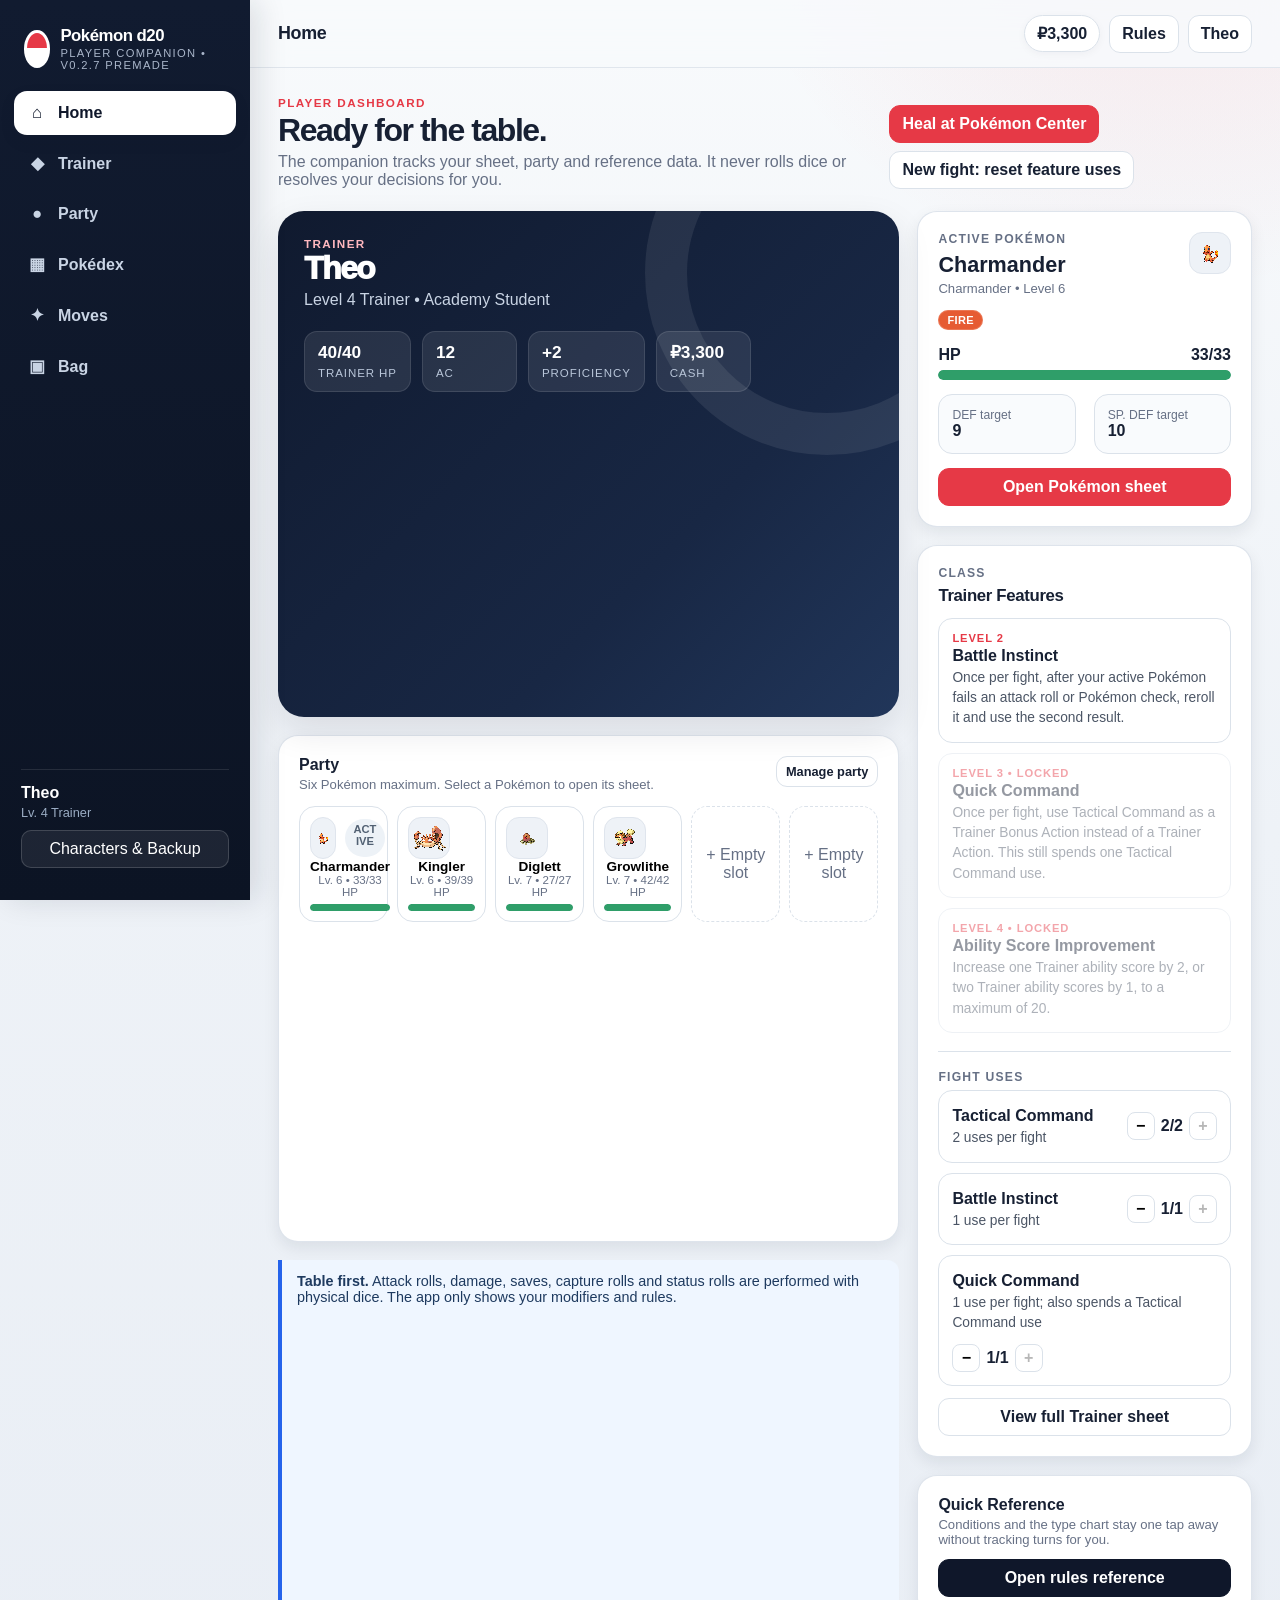
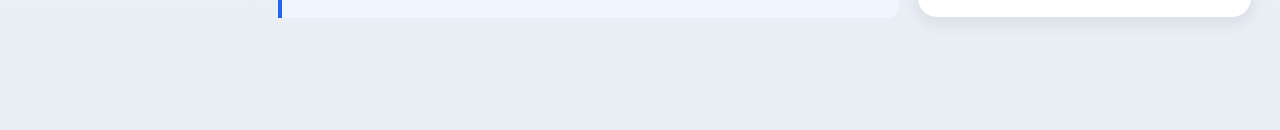
<file: index.html>
<!doctype html>
<html lang="en">
<head>
  <meta charset="utf-8" />
  <meta name="viewport" content="width=device-width, initial-scale=1, viewport-fit=cover" />
  <meta name="theme-color" content="#e63946" />
  <meta name="description" content="Pokémon d20 V0.2.7 player companion — character, party, Pokédex, moves and inventory manager." />
  <link rel="manifest" href="manifest.webmanifest" />
  <link rel="icon" href="assets/icon.svg" type="image/svg+xml" />
  <link rel="stylesheet" href="styles.css" />
  <title>Pokémon d20 Companion</title>
</head>
<body>
  <div id="app" class="app-loading">
    <div class="loading-card">
      <div class="brand-orb">d20</div>
      <h1>Pokémon d20</h1>
      <p>Loading your trainer companion…</p>
    </div>
  </div>
  <div id="modal-root"></div>
  <script src="data-bundle.js"></script>
  <script src="app.js"></script>
</body>
</html>
</file>
<file: styles.css>
:root{
  --bg:#eef2f7;--panel:#ffffff;--panel-soft:#f8fafc;--ink:#172033;--muted:#667085;--line:#dbe2ea;
  --red:#e63946;--red-dark:#bf2433;--navy:#0f172a;--blue:#2563eb;--gold:#f4b942;--green:#2f9e69;
  --shadow:0 14px 35px rgba(15,23,42,.10);--shadow-sm:0 6px 16px rgba(15,23,42,.08);
  --radius:20px;--radius-sm:12px;--safe-bottom:env(safe-area-inset-bottom,0px);
}
*{box-sizing:border-box}html{min-height:100%;background:var(--bg)}body{margin:0;min-height:100vh;font-family:Inter,ui-sans-serif,-apple-system,BlinkMacSystemFont,"Segoe UI",Roboto,Helvetica,Arial,sans-serif;color:var(--ink);background:
radial-gradient(circle at 92% -10%,rgba(230,57,70,.12),transparent 29rem),
linear-gradient(180deg,#f8fafc 0,#eef2f7 48%,#e9eef5 100%);}
button,input,select,textarea{font:inherit}button{cursor:pointer}.hidden{display:none!important}.muted{color:var(--muted)}.tiny{font-size:.76rem}.small{font-size:.88rem}.nowrap{white-space:nowrap}.danger-text{color:#b42318}.success-text{color:#137a4c}.mono{font-variant-numeric:tabular-nums}

.app-loading{display:grid;place-items:center;min-height:100vh}.loading-card{text-align:center;background:#fff;padding:42px;border-radius:28px;box-shadow:var(--shadow)}
.brand-orb{width:72px;height:72px;border-radius:50%;background:linear-gradient(180deg,var(--red) 0 46%,var(--navy) 46% 54%,#fff 54%);border:5px solid var(--navy);display:grid;place-items:center;margin:0 auto 14px;font-weight:900;color:var(--navy);text-shadow:0 2px #fff;font-size:1rem}

.app-shell{min-height:100vh;display:grid;grid-template-columns:250px 1fr}.side-nav{position:sticky;top:0;height:100vh;background:linear-gradient(180deg,#111b30,#0c1424);color:#fff;padding:18px 14px;display:flex;flex-direction:column;z-index:20;box-shadow:8px 0 28px rgba(15,23,42,.12)}
.brand{display:flex;align-items:center;gap:10px;padding:8px 10px 20px}.brand .mini-orb{width:38px;height:38px;border-radius:50%;background:linear-gradient(180deg,var(--red) 0 46%,#fff 46%);border:3px solid #fff;position:relative}.brand .mini-orb:after{content:"";position:absolute;left:0;right:0;top:15px;height:4px;background:#fff}.brand-title{font-weight:900;letter-spacing:-.03em;font-size:1.05rem}.brand-sub{font-size:.7rem;color:#aab6ca;text-transform:uppercase;letter-spacing:.12em;margin-top:1px}
.nav-list{display:grid;gap:6px}.nav-btn{border:0;background:transparent;color:#c9d4e4;text-align:left;padding:12px 13px;border-radius:13px;display:flex;align-items:center;gap:11px;font-weight:700}.nav-btn:hover{background:rgba(255,255,255,.07);color:#fff}.nav-btn.active{background:#fff;color:var(--navy);box-shadow:var(--shadow-sm)}.nav-icon{font-size:1.05rem;width:20px;text-align:center}
.side-bottom{margin-top:auto;padding:14px 7px}.profile-mini{border-top:1px solid rgba(255,255,255,.1);padding-top:14px}.profile-mini-name{font-weight:800}.profile-mini-sub{font-size:.8rem;color:#9badc4;margin-top:3px}.side-action{width:100%;margin-top:10px;border:1px solid rgba(255,255,255,.16);background:rgba(255,255,255,.07);color:#fff;padding:9px;border-radius:10px}

.main{min-width:0}.topbar{position:sticky;top:0;z-index:15;height:68px;background:rgba(248,250,252,.88);backdrop-filter:blur(18px);border-bottom:1px solid rgba(219,226,234,.8);display:flex;align-items:center;justify-content:space-between;padding:0 28px}.top-title{font-size:1.12rem;font-weight:900;letter-spacing:-.02em}.top-actions{display:flex;align-items:center;gap:9px}.money-pill{background:#fff;border:1px solid var(--line);border-radius:999px;padding:8px 12px;font-weight:900;box-shadow:0 2px 8px rgba(15,23,42,.04)}
.icon-btn,.ghost-btn,.primary-btn,.secondary-btn,.danger-btn{border-radius:11px;border:1px solid var(--line);padding:9px 12px;font-weight:800;transition:.15s ease}.icon-btn,.ghost-btn{background:#fff;color:var(--ink)}.icon-btn:hover,.ghost-btn:hover{transform:translateY(-1px);box-shadow:var(--shadow-sm)}.primary-btn{background:var(--red);color:#fff;border-color:var(--red)}.primary-btn:hover{background:var(--red-dark);transform:translateY(-1px)}.secondary-btn{background:var(--navy);color:#fff;border-color:var(--navy)}.danger-btn{background:#fff5f5;color:#b42318;border-color:#fecaca}.btn-sm{padding:7px 9px;font-size:.8rem}.btn-block{width:100%}.btn-row{display:flex;gap:8px;flex-wrap:wrap}.link-btn{background:transparent;border:0;color:var(--blue);font-weight:800;padding:0}

.content{padding:28px;max-width:1480px;margin:0 auto 84px}.page-head{display:flex;align-items:flex-end;justify-content:space-between;gap:16px;margin-bottom:22px}.eyebrow{text-transform:uppercase;letter-spacing:.12em;color:var(--red);font-size:.73rem;font-weight:900}.page-title{font-size:2rem;line-height:1.05;margin:5px 0 5px;letter-spacing:-.045em}.page-sub{color:var(--muted);max-width:760px;margin:0}.section-title{font-size:1.05rem;font-weight:900;margin:0 0 12px;letter-spacing:-.02em}.section-kicker{font-size:.76rem;text-transform:uppercase;letter-spacing:.1em;font-weight:900;color:var(--muted);margin-bottom:6px}

.grid{display:grid;gap:18px}.grid-2{grid-template-columns:repeat(2,minmax(0,1fr))}.grid-3{grid-template-columns:repeat(3,minmax(0,1fr))}.grid-4{grid-template-columns:repeat(4,minmax(0,1fr))}.dashboard-grid{grid-template-columns:minmax(0,1.3fr) minmax(320px,.7fr)}
.card{background:var(--panel);border:1px solid rgba(219,226,234,.9);border-radius:var(--radius);box-shadow:var(--shadow-sm);padding:20px}.card.flush{padding:0;overflow:hidden}.card.soft{background:var(--panel-soft);box-shadow:none}.card-head{display:flex;justify-content:space-between;align-items:flex-start;gap:12px;margin-bottom:14px}.card-title{font-weight:900;font-size:1rem}.card-sub{color:var(--muted);font-size:.82rem;margin-top:3px}.rule-note{border-left:4px solid var(--red);background:#fff4f4;padding:13px 15px;border-radius:0 12px 12px 0;color:#5e2b30;font-size:.9rem}.info-note{border-left-color:var(--blue);background:#eff6ff;color:#1e3a5f}.warning-note{border-left-color:#f59f00;background:#fff8e1;color:#654700}

.hero-trainer{background:linear-gradient(135deg,#101a2f,#182744 65%,#21365a);color:#fff;border-radius:26px;padding:26px;position:relative;overflow:hidden;box-shadow:var(--shadow)}.hero-trainer:after{content:"";position:absolute;width:280px;height:280px;border-radius:50%;right:-110px;top:-120px;border:42px solid rgba(255,255,255,.08)}.hero-trainer>*{position:relative;z-index:1}.hero-name{font-size:2rem;font-weight:950;letter-spacing:-.05em}.hero-meta{color:#c9d4e4;margin-top:4px}.hero-row{display:flex;gap:11px;flex-wrap:wrap;margin-top:22px}.hero-stat{background:rgba(255,255,255,.09);border:1px solid rgba(255,255,255,.11);padding:10px 13px;border-radius:13px;min-width:95px}.hero-stat strong{display:block;font-size:1.08rem}.hero-stat span{font-size:.72rem;color:#b9c6d9;text-transform:uppercase;letter-spacing:.08em}

.party-strip{display:grid;grid-template-columns:repeat(6,minmax(0,1fr));gap:9px}.party-chip{border:1px solid var(--line);background:#fff;border-radius:16px;padding:10px;min-height:92px;display:flex;flex-direction:column;justify-content:space-between;transition:.15s}.party-chip:hover{transform:translateY(-2px);box-shadow:var(--shadow-sm)}.party-chip.empty{border-style:dashed;color:var(--muted);place-items:center;justify-content:center}.poke-avatar{width:42px;height:42px;border-radius:13px;display:grid;place-items:center;font-weight:950;background:#eef2f7;color:var(--navy);border:1px solid #dfe5ed}.party-name{font-weight:850;font-size:.85rem;white-space:nowrap;overflow:hidden;text-overflow:ellipsis}.party-level{font-size:.72rem;color:var(--muted)}
.hp-track{height:7px;background:#e6ebf1;border-radius:999px;overflow:hidden;margin-top:6px}.hp-fill{height:100%;background:var(--green);border-radius:inherit;transition:width .2s}.hp-fill.mid{background:#e8a116}.hp-fill.low{background:var(--red)}

.type-badge{display:inline-flex;align-items:center;justify-content:center;padding:4px 9px;border-radius:999px;color:#fff;font-size:.69rem;font-weight:900;letter-spacing:.035em;text-transform:uppercase;margin-right:4px;box-shadow:inset 0 0 0 1px rgba(255,255,255,.17)}
.type-Normal{background:#7f8590}.type-Fire{background:#e65b33}.type-Water{background:#3975cc}.type-Electric{background:#d5a90b}.type-Grass{background:#3c9b53}.type-Ice{background:#51a7ba}.type-Fighting{background:#b43b36}.type-Poison{background:#9551a4}.type-Ground{background:#b77d41}.type-Flying{background:#6f8bc8}.type-Psychic{background:#d84c7d}.type-Bug{background:#78952e}.type-Rock{background:#9b813f}.type-Ghost{background:#635d98}.type-Dragon{background:#5c4bc4}.type-Dark{background:#4c4549}.type-Steel{background:#667c8b}.type-Fairy{background:#cc75a5}

.stat-grid{display:grid;grid-template-columns:repeat(6,minmax(76px,1fr));gap:9px}.stat-box{background:#f7f9fc;border:1px solid var(--line);border-radius:14px;padding:11px;text-align:center}.stat-label{font-size:.66rem;letter-spacing:.08em;text-transform:uppercase;color:var(--muted);font-weight:900}.stat-score{font-size:1.35rem;font-weight:950;margin-top:2px}.stat-mod{font-size:.78rem;color:var(--muted);font-weight:800}.target-stat{background:#fff5f5;border-color:#f7cdd1}.target-stat .stat-score{color:var(--red-dark)}

.ability-grid{display:grid;grid-template-columns:repeat(6,minmax(90px,1fr));gap:10px}.ability{border:1px solid var(--line);background:#fff;border-radius:16px;text-align:center;padding:13px 8px}.ability-name{font-size:.66rem;text-transform:uppercase;letter-spacing:.08em;color:var(--muted);font-weight:900}.ability-score{font-size:1.45rem;font-weight:950;margin:3px 0}.ability-mod{width:36px;height:36px;border-radius:50%;border:2px solid var(--navy);display:grid;place-items:center;margin:auto;font-weight:900;background:#fff}

.skill-list{display:grid;grid-template-columns:repeat(2,minmax(0,1fr));gap:7px 16px}.skill-row{display:flex;align-items:center;justify-content:space-between;padding:8px 0;border-bottom:1px solid #edf0f4}.skill-left{display:flex;align-items:center;gap:8px}.prof-dot{width:12px;height:12px;border:2px solid #8b98aa;border-radius:50%}.prof-dot.on{background:var(--red);border-color:var(--red)}.skill-mod{font-weight:900;font-variant-numeric:tabular-nums}
.feature-list{display:grid;gap:10px}.feature{border:1px solid var(--line);border-radius:14px;padding:13px;background:#fff}.feature.locked{opacity:.45}.feature-level{font-size:.7rem;font-weight:900;color:var(--red);text-transform:uppercase;letter-spacing:.08em}.feature-name{font-weight:900;margin:3px 0}.feature-text{font-size:.86rem;color:#4b5565;line-height:1.48}

.toolbar{display:flex;gap:9px;align-items:center;flex-wrap:wrap;margin-bottom:16px}.search{position:relative;flex:1;min-width:220px}.search input{width:100%;border:1px solid var(--line);border-radius:13px;padding:11px 12px 11px 38px;background:#fff;outline:none}.search:before{content:"⌕";position:absolute;left:13px;top:8px;font-size:1.3rem;color:#8491a3}.select{border:1px solid var(--line);background:#fff;border-radius:12px;padding:10px 11px;color:var(--ink);font-weight:700;outline:none}

.dex-grid{display:grid;grid-template-columns:repeat(4,minmax(0,1fr));gap:12px}.dex-card{border:1px solid var(--line);background:#fff;border-radius:17px;padding:13px;text-align:left;transition:.15s;min-height:118px}.dex-card:hover{transform:translateY(-2px);box-shadow:var(--shadow-sm);border-color:#c6d0dc}.dex-no{font-size:.68rem;color:var(--muted);font-weight:900;letter-spacing:.07em}.dex-name{font-weight:950;font-size:1rem;margin:6px 0 9px}.dex-state{font-size:.72rem;font-weight:850;color:var(--muted);margin-top:8px}.state-caught{color:#137a4c}.state-scanned{color:#7a4fd1}.state-seen{color:#2166b5}.locked-line{height:8px;background:#e8edf3;border-radius:999px;margin:6px 0;width:72%}

.move-list{display:grid;grid-template-columns:repeat(2,minmax(0,1fr));gap:11px}.move-card{border:1px solid var(--line);border-radius:16px;background:#fff;padding:14px;text-align:left;transition:.15s}.move-card:hover{transform:translateY(-1px);box-shadow:var(--shadow-sm)}.move-top{display:flex;justify-content:space-between;align-items:center;gap:8px}.move-name{font-weight:950}.move-kind{font-size:.72rem;color:var(--muted);font-weight:800}.move-rule{font-size:.84rem;line-height:1.45;color:#4b5565;margin-top:9px}.move-group{font-size:.68rem;text-transform:uppercase;letter-spacing:.07em;color:#8a96a6;font-weight:900;margin-top:8px}

.pokemon-sheet-head{display:flex;justify-content:space-between;align-items:flex-start;gap:16px}.pokemon-ident{display:flex;gap:14px;align-items:center}.pokemon-big-avatar{width:76px;height:76px;border-radius:22px;background:linear-gradient(135deg,#f0f4f9,#fff);border:1px solid var(--line);display:grid;place-items:center;font-weight:950;font-size:1.25rem;box-shadow:var(--shadow-sm)}.pokemon-name{font-size:1.8rem;font-weight:950;letter-spacing:-.04em}.pokemon-species{color:var(--muted);font-size:.92rem}.hp-editor{display:flex;gap:8px;align-items:center;margin-top:10px}.hp-input{width:78px;border:1px solid var(--line);border-radius:10px;padding:8px;text-align:center;font-weight:900}
.move-slot-grid{display:grid;grid-template-columns:repeat(2,minmax(0,1fr));gap:10px}.move-slot{border:1px solid var(--line);border-radius:15px;padding:12px;background:#fbfcfe;min-height:96px}.move-slot.empty{border-style:dashed;display:grid;place-items:center;color:var(--muted)}.move-slot-name{font-weight:900}.move-slot-rule{font-size:.78rem;color:var(--muted);line-height:1.4;margin-top:6px}.mark-row{display:flex;gap:8px;align-items:center}.mark{width:25px;height:25px;border-radius:50%;border:2px solid #aab5c4;background:#fff}.mark.on{background:var(--gold);border-color:#d79d1a;box-shadow:inset 0 0 0 4px #fff4bf}.status-chip{display:inline-flex;border:1px solid #f1b8bd;background:#fff3f4;color:#a72b36;border-radius:999px;padding:5px 9px;font-weight:850;font-size:.73rem}
.stage-grid{display:grid;grid-template-columns:repeat(5,1fr);gap:7px}.stage-control{border:1px solid var(--line);border-radius:12px;padding:8px;text-align:center}.stage-label{font-size:.62rem;color:var(--muted);font-weight:900}.stage-value{font-weight:950;margin:5px 0}.mini-stepper{display:flex;justify-content:center;gap:5px}.mini-stepper button{width:26px;height:26px;border:1px solid var(--line);background:#fff;border-radius:8px;font-weight:900}

.inventory-header{display:flex;align-items:center;justify-content:space-between;gap:12px}.slot-meter{font-size:.82rem;color:var(--muted)}.inventory-groups{display:grid;gap:18px}.item-row{display:grid;grid-template-columns:minmax(160px,1fr) minmax(260px,2fr) 90px 120px;gap:10px;align-items:center;padding:10px 0;border-bottom:1px solid #edf0f4}.item-name{font-weight:900}.item-effect{font-size:.8rem;color:var(--muted);line-height:1.35}.qty-control{display:flex;align-items:center;gap:6px}.qty-control button{width:28px;height:28px;border-radius:8px;border:1px solid var(--line);background:#fff;font-weight:900}.qty-num{min-width:22px;text-align:center;font-weight:900}.price{font-weight:900;text-align:right}.shop-row{grid-template-columns:minmax(160px,1fr) minmax(280px,2fr) 90px 90px}.sold-out{opacity:.5}

.form-shell{max-width:980px;margin:40px auto;padding:20px}.creator-card{background:#fff;border:1px solid var(--line);border-radius:28px;box-shadow:var(--shadow);overflow:hidden}.creator-head{padding:28px;background:linear-gradient(135deg,#101a2f,#1d3357);color:#fff}.creator-body{padding:28px}.steps{display:flex;gap:6px;margin-top:18px}.step{height:6px;flex:1;background:rgba(255,255,255,.18);border-radius:99px}.step.on{background:#fff}.form-grid{display:grid;grid-template-columns:repeat(2,minmax(0,1fr));gap:14px}.field{display:grid;gap:6px}.field label{font-size:.75rem;font-weight:900;color:#4e5968;text-transform:uppercase;letter-spacing:.055em}.field input,.field select,.field textarea{border:1px solid var(--line);border-radius:12px;padding:11px 12px;background:#fff;outline:none;color:var(--ink)}.field textarea{min-height:110px;resize:vertical}.field input:focus,.field select:focus,.field textarea:focus{border-color:#7aa2e8;box-shadow:0 0 0 3px rgba(37,99,235,.1)}.option-grid{display:grid;grid-template-columns:repeat(3,minmax(0,1fr));gap:10px}.option-card{border:1px solid var(--line);border-radius:14px;padding:13px;background:#fff;text-align:left}.option-card.selected{border-color:var(--red);box-shadow:0 0 0 2px rgba(230,57,70,.12);background:#fff7f7}.check-grid{display:grid;grid-template-columns:repeat(2,minmax(0,1fr));gap:8px}.check-card{display:flex;gap:8px;align-items:center;border:1px solid var(--line);border-radius:12px;padding:10px;background:#fff}.review-grid{display:grid;grid-template-columns:repeat(2,minmax(0,1fr));gap:12px}.review-box{border:1px solid var(--line);border-radius:14px;padding:13px;background:#f9fbfd}.creator-actions{display:flex;justify-content:space-between;gap:12px;margin-top:24px}

.modal-backdrop{position:fixed;inset:0;background:rgba(7,13,25,.57);backdrop-filter:blur(5px);z-index:100;display:grid;place-items:center;padding:18px}.modal{width:min(860px,100%);max-height:91vh;overflow:auto;background:#fff;border-radius:24px;box-shadow:0 30px 80px rgba(0,0,0,.32);border:1px solid rgba(255,255,255,.35)}.modal-head{position:sticky;top:0;background:rgba(255,255,255,.96);backdrop-filter:blur(10px);display:flex;justify-content:space-between;align-items:center;padding:18px 20px;border-bottom:1px solid var(--line);z-index:2}.modal-title{font-size:1.15rem;font-weight:950}.modal-body{padding:20px}.close-btn{border:0;background:#eef2f7;border-radius:50%;width:34px;height:34px;font-size:1rem}.divider{height:1px;background:var(--line);margin:18px 0}.tag{display:inline-flex;padding:4px 8px;border-radius:999px;background:#edf2f7;color:#526173;font-size:.7rem;font-weight:850;margin:2px}.kbd{display:inline-block;border:1px solid #ccd5df;background:#f8fafc;border-bottom-width:2px;border-radius:6px;padding:2px 5px;font-size:.72rem;font-weight:800}

.empty-state{text-align:center;padding:38px 20px;color:var(--muted)}.empty-state strong{display:block;color:var(--ink);font-size:1.05rem;margin-bottom:5px}.empty-icon{font-size:2rem;margin-bottom:8px}.footer-note{font-size:.72rem;color:#7b8796;text-align:center;padding:18px 0 4px}
.mobile-nav{display:none}

@media(max-width:1180px){.dex-grid{grid-template-columns:repeat(3,1fr)}.party-strip{grid-template-columns:repeat(3,1fr)}.grid-4{grid-template-columns:repeat(2,1fr)}.stat-grid{grid-template-columns:repeat(3,1fr)}.ability-grid{grid-template-columns:repeat(3,1fr)}}
@media(max-width:880px){.app-shell{display:block}.side-nav{display:none}.topbar{height:60px;padding:0 16px}.content{padding:18px 14px 96px}.dashboard-grid,.grid-2,.grid-3{grid-template-columns:1fr}.dex-grid{grid-template-columns:repeat(2,1fr)}.move-list{grid-template-columns:1fr}.mobile-nav{display:grid;grid-template-columns:repeat(6,1fr);position:fixed;left:0;right:0;bottom:0;z-index:40;background:rgba(255,255,255,.96);backdrop-filter:blur(18px);border-top:1px solid var(--line);padding:7px 5px calc(7px + var(--safe-bottom))}.mobile-nav button{border:0;background:transparent;display:grid;place-items:center;gap:2px;font-size:.65rem;color:#667085;padding:5px 1px}.mobile-nav button span:first-child{font-size:1rem}.mobile-nav button.active{color:var(--red);font-weight:900}.page-title{font-size:1.65rem}.hero-name{font-size:1.7rem}.item-row,.shop-row{grid-template-columns:1fr 76px}.item-effect{grid-column:1/-1}.price{text-align:left}.form-shell{margin:0 auto;padding:10px}.creator-body,.creator-head{padding:20px}.form-grid,.option-grid,.review-grid{grid-template-columns:1fr}.pokemon-sheet-head{display:block}.pokemon-ident{margin-bottom:14px}.move-slot-grid{grid-template-columns:1fr}}
@media(max-width:560px){.dex-grid{grid-template-columns:1fr 1fr;gap:8px}.dex-card{min-height:105px;padding:10px}.party-strip{grid-template-columns:repeat(2,1fr)}.ability-grid{grid-template-columns:repeat(3,1fr);gap:7px}.stat-grid{grid-template-columns:repeat(3,1fr);gap:7px}.skill-list{grid-template-columns:1fr}.top-title{font-size:.98rem}.money-pill{font-size:.82rem;padding:7px 9px}.page-head{display:block}.page-head .btn-row{margin-top:12px}.stage-grid{grid-template-columns:repeat(5,minmax(52px,1fr));overflow:auto}.toolbar{align-items:stretch}.toolbar>*{width:100%}.search{min-width:100%}}

/* V0.2.1 layout hardening */
.grid>*,.card,.review-box,.feature,.skill-row,.modal-body,.trainer-layout>*{min-width:0}
.card,.review-box,.feature,.skill-row{overflow-wrap:anywhere}
.trainer-layout{display:grid;grid-template-columns:minmax(0,1.4fr) minmax(280px,.8fr);gap:18px;align-items:start;width:100%}
.trainer-layout>section,.trainer-layout>aside{min-width:0;width:100%}
.stage-grid{grid-template-columns:repeat(auto-fit,minmax(74px,1fr));width:100%;min-width:0;overflow:visible}
.stage-control{min-width:0;overflow:hidden}
.mini-stepper{display:grid;grid-template-columns:repeat(2,26px);justify-content:center;gap:5px}
.move-locked{opacity:.5;background:#f7f8fa}
@media(max-width:1100px){.trainer-layout{grid-template-columns:1fr}}
@media(max-width:560px){.stage-grid{grid-template-columns:repeat(2,minmax(0,1fr));overflow:visible}}

/* V0.2.3 playtest refinements */
.fixed-value{min-height:44px;display:flex;align-items:center;padding:0 12px;border:1px solid rgba(255,255,255,.14);border-radius:10px;background:rgba(255,255,255,.06);font-weight:800;color:#fff}.field-help{margin-top:6px;font-size:.78rem;color:#9fb0c5;line-height:1.35}

/* V0.2.5 Pokémon sprites */
.poke-avatar,.pokemon-big-avatar{overflow:hidden}.pokemon-sprite{display:block;width:100%;height:100%;object-fit:contain;image-rendering:pixelated}.pokemon-sprite-large{width:100%;height:100%}.dex-sprite{width:72px;height:72px;margin:0 auto 6px;display:grid;place-items:center}.dex-sprite .pokemon-sprite{width:72px;height:72px}.dex-silhouette .pokemon-sprite{filter:brightness(0);opacity:.22}.substitute-banner{display:flex;justify-content:space-between;gap:12px;align-items:center;border:1px solid #d6c7a2;background:#fff9e8;border-radius:12px;padding:10px 12px;margin-bottom:10px}.substitute-sprite{filter:none}.starter-preview{display:flex;gap:14px;align-items:center;margin-top:14px;padding:12px;border:1px solid var(--line);border-radius:14px;background:var(--panel-soft)}.starter-preview .pokemon-sprite{width:80px;height:80px}
</file>
